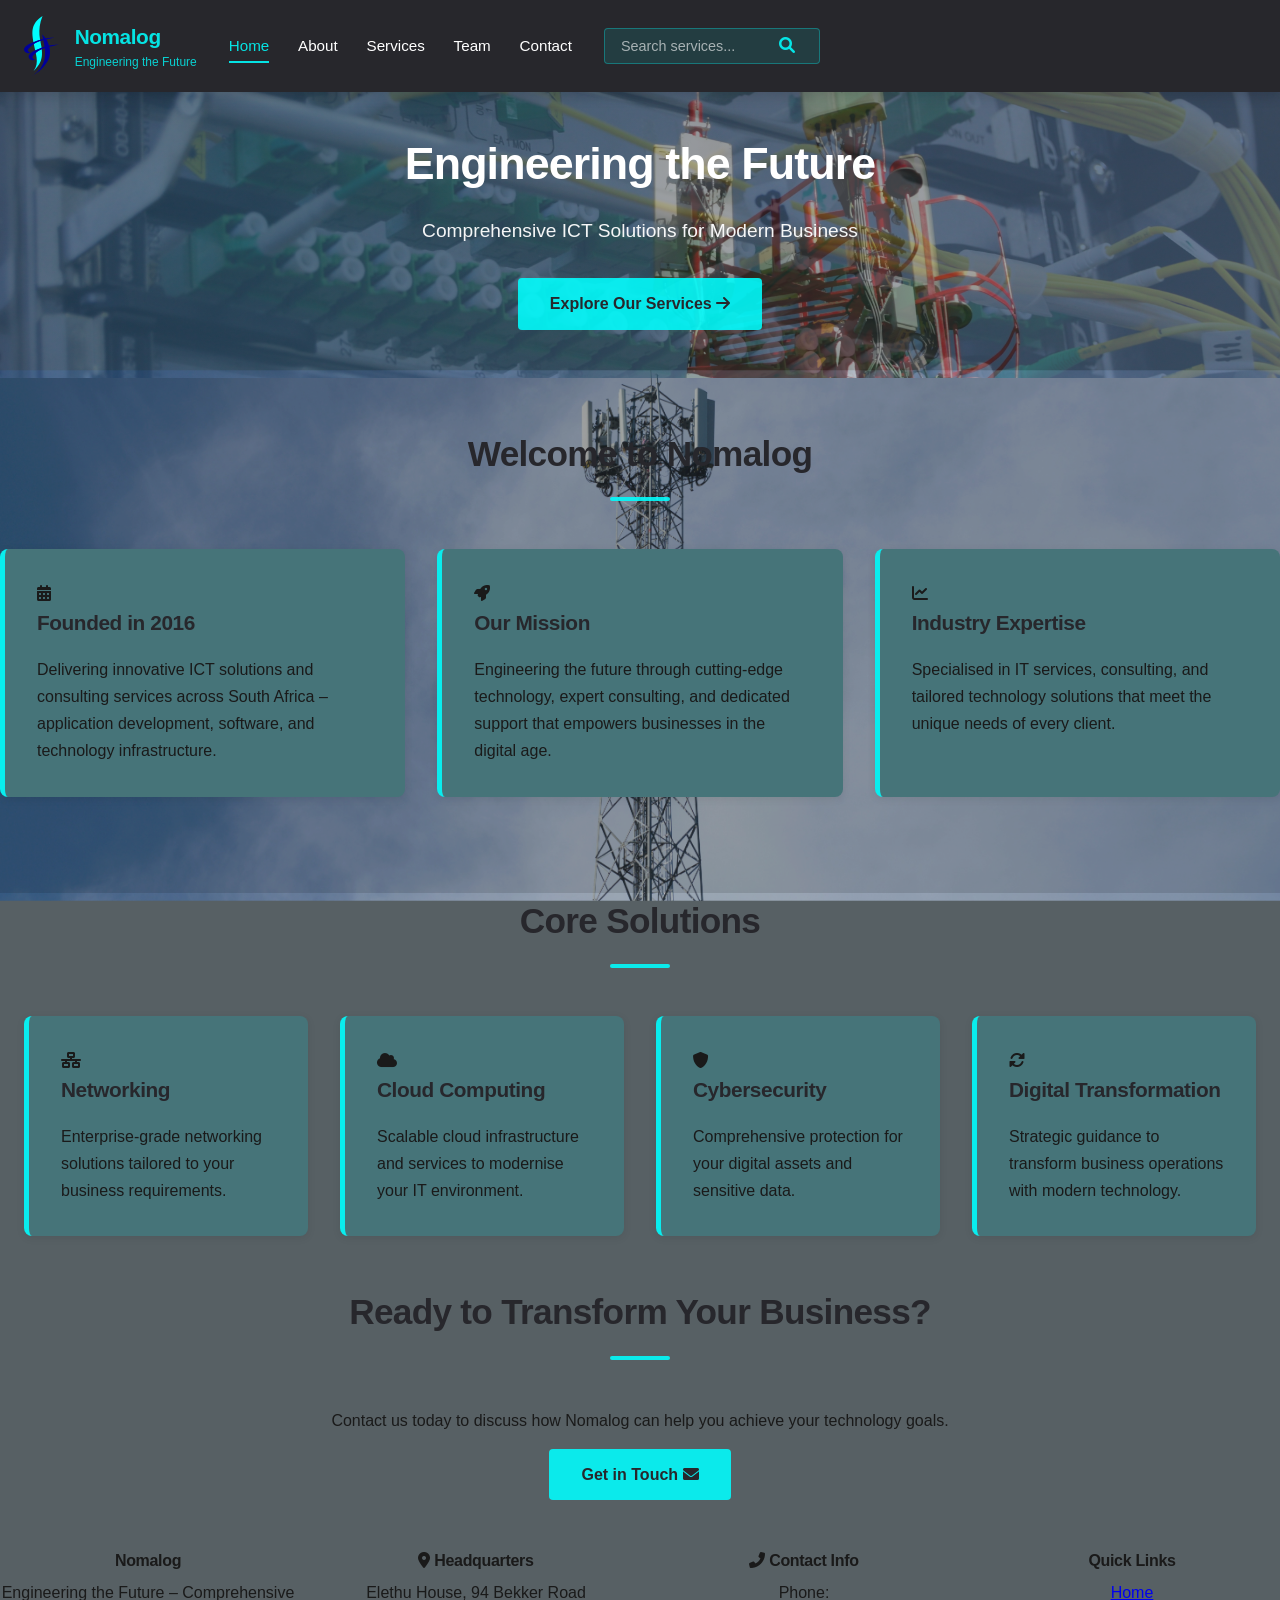
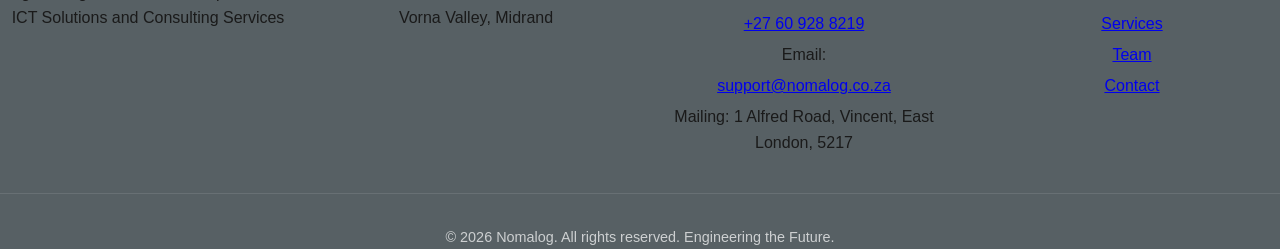
<file: index.html>
<!DOCTYPE html>
<html lang="en">
<head>
    <meta charset="UTF-8">
    <meta name="viewport" content="width=device-width, initial-scale=1.0">
    <title>Nomalog | Engineering the Future</title>
    <link rel="stylesheet" href="style.css">
    <link rel="stylesheet" href="https://cdnjs.cloudflare.com/ajax/libs/font-awesome/6.0.0-beta3/css/all.min.css">
</head>
<body>
    <div id="loader"><div class="spinner"></div></div>

    <header class="site-header">
        <div class="header-inner">
            <a href="index.html" class="logo">
                <img src="assets/images/logo.svg" alt="Nomalog Logo">
                <div class="logo-text">
                    <h1>Nomalog</h1>
                    <p>Engineering the Future</p>
                </div>
            </a>
            
            <div class="nav-wrapper">
                <ul class="nav-links">
                    <li><a href="index.html" class="active">Home</a></li>
                    <li><a href="about.html">About</a></li>
                    <li><a href="services.html">Services</a></li>
                    <li><a href="team.html">Team</a></li>
                    <li><a href="contact.html">Contact</a></li>
                </ul>
                
                <div class="search-bar">
                    <input type="text" placeholder="Search services...">
                    <button type="button"><i class="fas fa-search"></i></button>
                </div>
            </div>
            
            <button class="menu-toggle" aria-label="Menu">
                <span></span>
                <span></span>
                <span></span>
            </button>
        </div>
    </header>

    <main>
        <section class="hero">
            <div class="hero-media" aria-hidden="true">
                <figure class="image-figure left">
                    <img src="assets/images/networkEngineering.jpg" alt="Network Engineering">
                    <figcaption class="sr-only">Network infrastructure</figcaption>
                </figure>
                <figure class="image-figure right">
                    <img src="assets/images/networkTower.jpg" alt="Communication Tower">
                    <figcaption class="sr-only">Telecom tower</figcaption>
                </figure>
            </div>
            <div class="container">
                <h2>Engineering the Future</h2>
                <p>Comprehensive ICT Solutions for Modern Business</p>
                <a href="services.html" class="cta-button">Explore Our Services <i class="fas fa-arrow-right"></i></a>
            </div>
        </section>

        <section class="container featured-section">
            <h2 class="section-title">Welcome to Nomalog</h2>
            <div class="grid">
                <div class="card">
                    <i class="fas fa-calendar-alt card-icon"></i>
                    <h3>Founded in 2016</h3>
                    <p>Delivering innovative ICT solutions and consulting services across South Africa – application development, software, and technology infrastructure.</p>
                </div>
                <div class="card">
                    <i class="fas fa-rocket card-icon"></i>
                    <h3>Our Mission</h3>
                    <p>Engineering the future through cutting-edge technology, expert consulting, and dedicated support that empowers businesses in the digital age.</p>
                </div>
                <div class="card">
                    <i class="fas fa-chart-line card-icon"></i>
                    <h3>Industry Expertise</h3>
                    <p>Specialised in IT services, consulting, and tailored technology solutions that meet the unique needs of every client.</p>
                </div>
            </div>
        </section>

        <section class="container">
            <h2 class="section-title">Core Solutions</h2>
            <div class="grid">
                <div class="card">
                    <i class="fas fa-network-wired"></i>
                    <h3>Networking</h3>
                    <p>Enterprise-grade networking solutions tailored to your business requirements.</p>
                </div>
                <div class="card">
                    <i class="fas fa-cloud"></i>
                    <h3>Cloud Computing</h3>
                    <p>Scalable cloud infrastructure and services to modernise your IT environment.</p>
                </div>
                <div class="card">
                    <i class="fas fa-shield-alt"></i>
                    <h3>Cybersecurity</h3>
                    <p>Comprehensive protection for your digital assets and sensitive data.</p>
                </div>
                <div class="card">
                    <i class="fas fa-sync-alt"></i>
                    <h3>Digital Transformation</h3>
                    <p>Strategic guidance to transform business operations with modern technology.</p>
                </div>
            </div>
        </section>

        <section class="container cta-section">
            <h2 class="section-title">Ready to Transform Your Business?</h2>
            <p align="center">Contact us today to discuss how Nomalog can help you achieve your technology goals.</p>
            <a href="contact.html" class="cta-button" align="center">Get in Touch <i class="fas fa-envelope" align="center"></i></a>
        </section>
    </main>

    <footer>
        <div class="footer-content">
            <div class="footer-grid">
                <div class="footer-section">
                    <h4>Nomalog</h4>
                    <p>Engineering the Future – Comprehensive ICT Solutions and Consulting Services</p>
                </div>
                <div class="footer-section">
                    <h4><i class="fas fa-map-marker-alt"></i> Headquarters</h4>
                    <p>Elethu House, 94 Bekker Road<br>Vorna Valley, Midrand</p>
                </div>
                <div class="footer-section">
                    <h4><i class="fas fa-phone-alt"></i> Contact Info</h4>
                    <p>Phone: <a href="tel:+27609288219">+27 60 928 8219</a></p>
                    <p>Email: <a href="mailto:support@nomalog.co.za">support@nomalog.co.za</a></p>
                    <p>Mailing: 1 Alfred Road, Vincent, East London, 5217</p>
                </div>
                <div class="footer-section">
                    <h4>Quick Links</h4>
                    <p><a href="index.html">Home</a></p>
                    <p><a href="services.html">Services</a></p>
                    <p><a href="team.html">Team</a></p>
                    <p><a href="contact.html">Contact</a></p>
                </div>
            </div>
            <div class="footer-bottom">
                <p>&copy; 2026 Nomalog. All rights reserved. Engineering the Future.</p>
            </div>
        </div>
    </footer>

    <script src="script.js"></script>
</body>
</html>
</file>
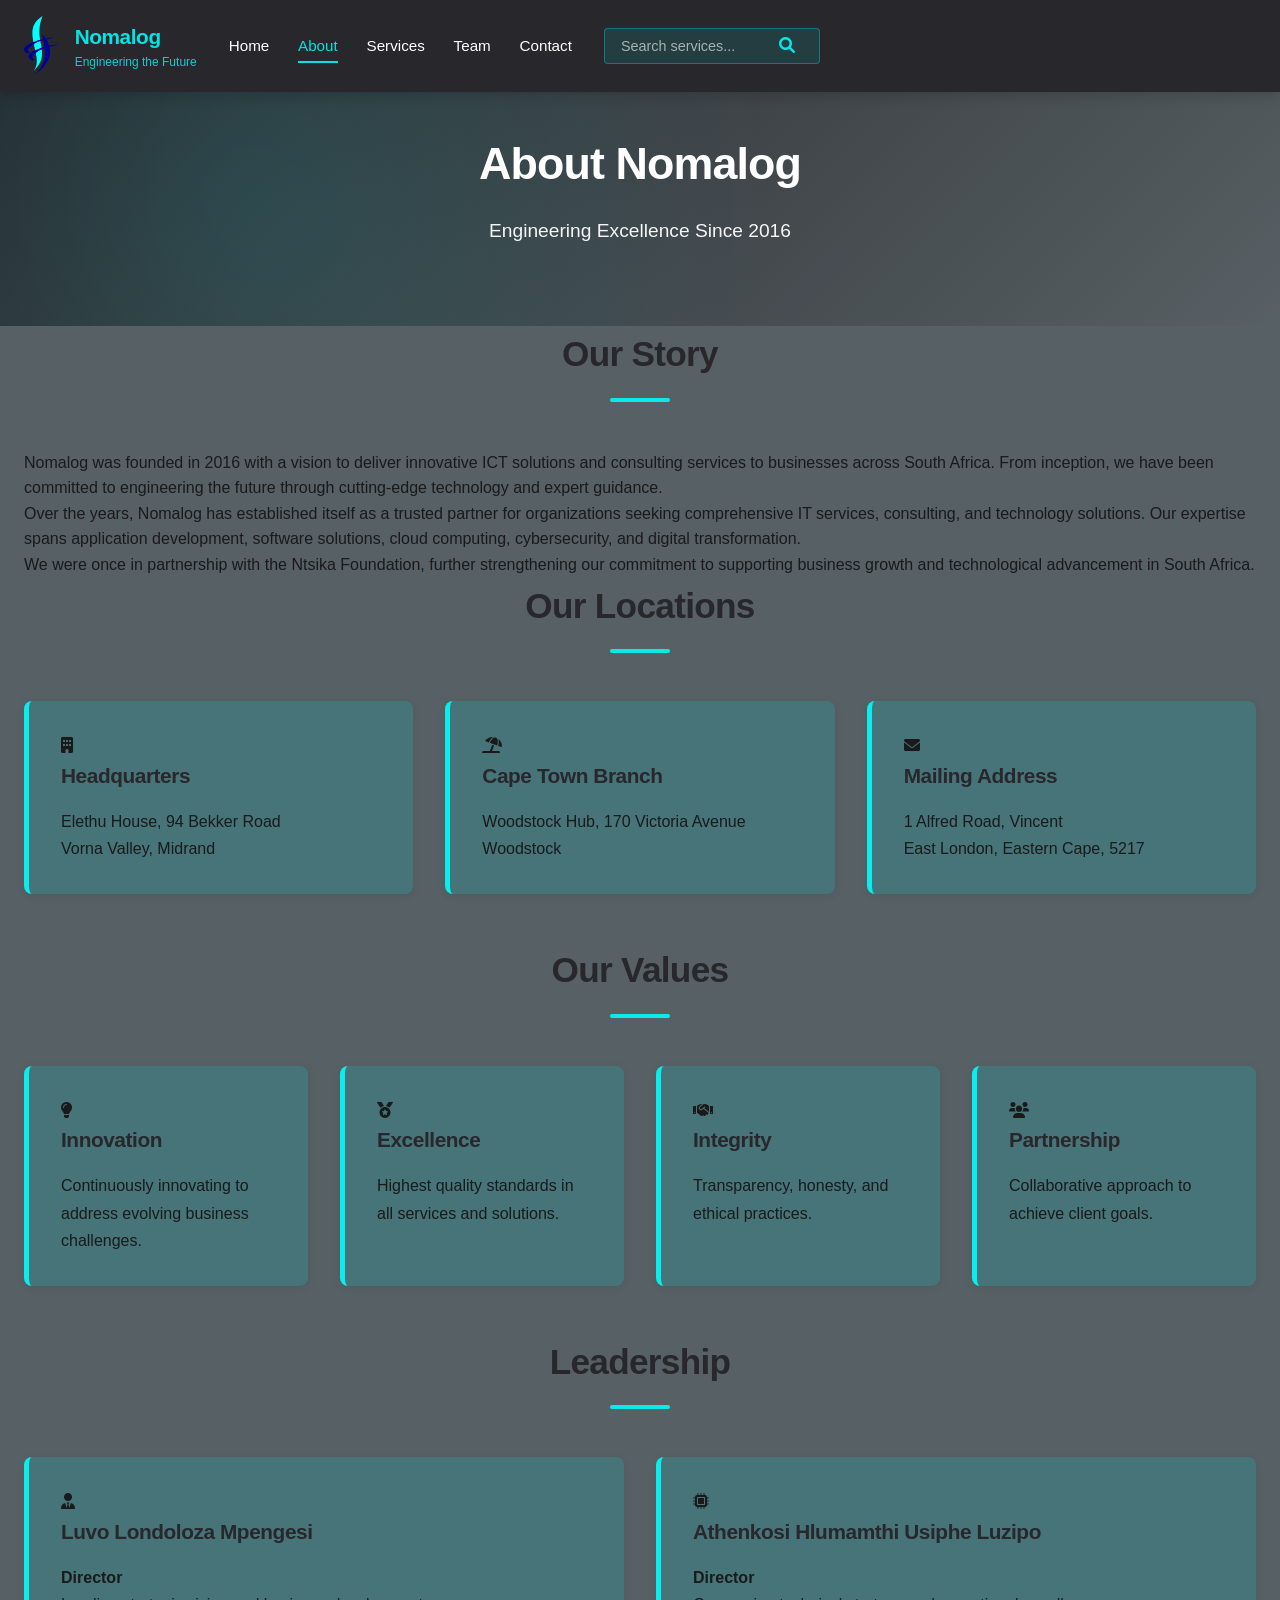
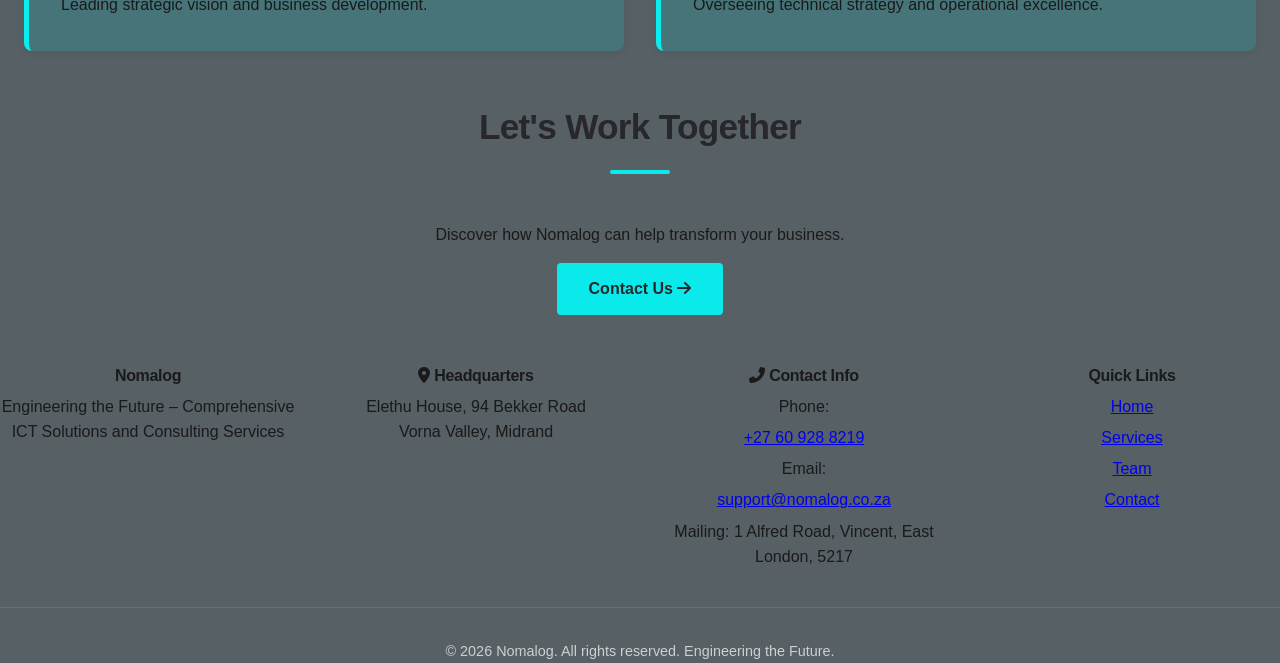
<file: about.html>
<!DOCTYPE html>
<html lang="en">
<head>
    <meta charset="UTF-8">
    <meta name="viewport" content="width=device-width, initial-scale=1.0">
    <title>About Us | Nomalog</title>
    <link rel="stylesheet" href="style.css">
    <link rel="stylesheet" href="https://cdnjs.cloudflare.com/ajax/libs/font-awesome/6.0.0-beta3/css/all.min.css">
</head>
<body>
    <div id="loader"><div class="spinner"></div></div>

    <header class="site-header">
        <div class="header-inner">
            <a href="index.html" class="logo">
                <img src="assets/images/logo.svg" alt="Nomalog Logo">
                <div class="logo-text">
                    <h1>Nomalog</h1>
                    <p>Engineering the Future</p>
                </div>
            </a>
            
            <div class="nav-wrapper">
                <ul class="nav-links">
                    <li><a href="index.html">Home</a></li>
                    <li><a href="about.html" class="active">About</a></li>
                    <li><a href="services.html">Services</a></li>
                    <li><a href="team.html">Team</a></li>
                    <li><a href="contact.html">Contact</a></li>
                </ul>
                
                <div class="search-bar">
                    <input type="text" placeholder="Search services...">
                    <button type="button"><i class="fas fa-search"></i></button>
                </div>
            </div>
            
            <button class="menu-toggle" aria-label="Menu">
                <span></span>
                <span></span>
                <span></span>
            </button>
        </div>
    </header>

    <main>
        <section class="hero">
            <div class="container">
                <h2>About Nomalog</h2>
                <p>Engineering Excellence Since 2016</p>
            </div>
        </section>

        <section class="container">
            <h2 class="section-title">Our Story</h2>
            <div class="story-content">
                <p>Nomalog was founded in 2016 with a vision to deliver innovative ICT solutions and consulting services to businesses across South Africa. From inception, we have been committed to engineering the future through cutting-edge technology and expert guidance.</p>
                <p>Over the years, Nomalog has established itself as a trusted partner for organizations seeking comprehensive IT services, consulting, and technology solutions. Our expertise spans application development, software solutions, cloud computing, cybersecurity, and digital transformation.</p>
                <p>We were once in partnership with the Ntsika Foundation, further strengthening our commitment to supporting business growth and technological advancement in South Africa.</p>
            </div>
        </section>

        <section class="container">
            <h2 class="section-title">Our Locations</h2>
            <div class="grid">
                <div class="card">
                    <i class="fas fa-building"></i>
                    <h3>Headquarters</h3>
                    <p>Elethu House, 94 Bekker Road<br>Vorna Valley, Midrand</p>
                </div>
                <div class="card">
                    <i class="fas fa-umbrella-beach"></i>
                    <h3>Cape Town Branch</h3>
                    <p>Woodstock Hub, 170 Victoria Avenue<br>Woodstock</p>
                </div>
                <div class="card">
                    <i class="fas fa-envelope"></i>
                    <h3>Mailing Address</h3>
                    <p>1 Alfred Road, Vincent<br>East London, Eastern Cape, 5217</p>
                </div>
            </div>
        </section>

        <section class="container">
            <h2 class="section-title">Our Values</h2>
            <div class="grid">
                <div class="card"><i class="fas fa-lightbulb"></i><h3>Innovation</h3><p>Continuously innovating to address evolving business challenges.</p></div>
                <div class="card"><i class="fas fa-medal"></i><h3>Excellence</h3><p>Highest quality standards in all services and solutions.</p></div>
                <div class="card"><i class="fas fa-handshake"></i><h3>Integrity</h3><p>Transparency, honesty, and ethical practices.</p></div>
                <div class="card"><i class="fas fa-users"></i><h3>Partnership</h3><p>Collaborative approach to achieve client goals.</p></div>
            </div>
        </section>

        <section class="container">
            <h2 class="section-title">Leadership</h2>
            <div class="grid">
                <div class="card">
                    <i class="fas fa-user-tie"></i>
                    <h3>Luvo Londoloza Mpengesi</h3>
                    <p><strong>Director</strong><br>Leading strategic vision and business development.</p>
                </div>
                <div class="card">
                    <i class="fas fa-microchip"></i>
                    <h3>Athenkosi Hlumamthi Usiphe Luzipo</h3>
                    <p><strong>Director</strong><br>Overseeing technical strategy and operational excellence.</p>
                </div>
            </div>
        </section>

        <section class="container cta-section">
            <h2 class="section-title">Let's Work Together</h2>
            <p>Discover how Nomalog can help transform your business.</p>
            <a href="contact.html" class="cta-button">Contact Us <i class="fas fa-arrow-right"></i></a>
        </section>
    </main>

    <footer>
        <div class="footer-content">
            <div class="footer-grid">
                <div class="footer-section">
                    <h4>Nomalog</h4>
                    <p>Engineering the Future – Comprehensive ICT Solutions and Consulting Services</p>
                </div>
                <div class="footer-section">
                    <h4><i class="fas fa-map-marker-alt"></i> Headquarters</h4>
                    <p>Elethu House, 94 Bekker Road<br>Vorna Valley, Midrand</p>
                </div>
                <div class="footer-section">
                    <h4><i class="fas fa-phone-alt"></i> Contact Info</h4>
                    <p>Phone: <a href="tel:+27609288219">+27 60 928 8219</a></p>
                    <p>Email: <a href="mailto:support@nomalog.co.za">support@nomalog.co.za</a></p>
                    <p>Mailing: 1 Alfred Road, Vincent, East London, 5217</p>
                </div>
                <div class="footer-section">
                    <h4>Quick Links</h4>
                    <p><a href="index.html">Home</a></p>
                    <p><a href="services.html">Services</a></p>
                    <p><a href="team.html">Team</a></p>
                    <p><a href="contact.html">Contact</a></p>
                </div>
            </div>
            <div class="footer-bottom">
                <p>&copy; 2026 Nomalog. All rights reserved. Engineering the Future.</p>
            </div>
        </div>
    </footer>
    <script src="script.js"></script>
</body>
</html>
</file>
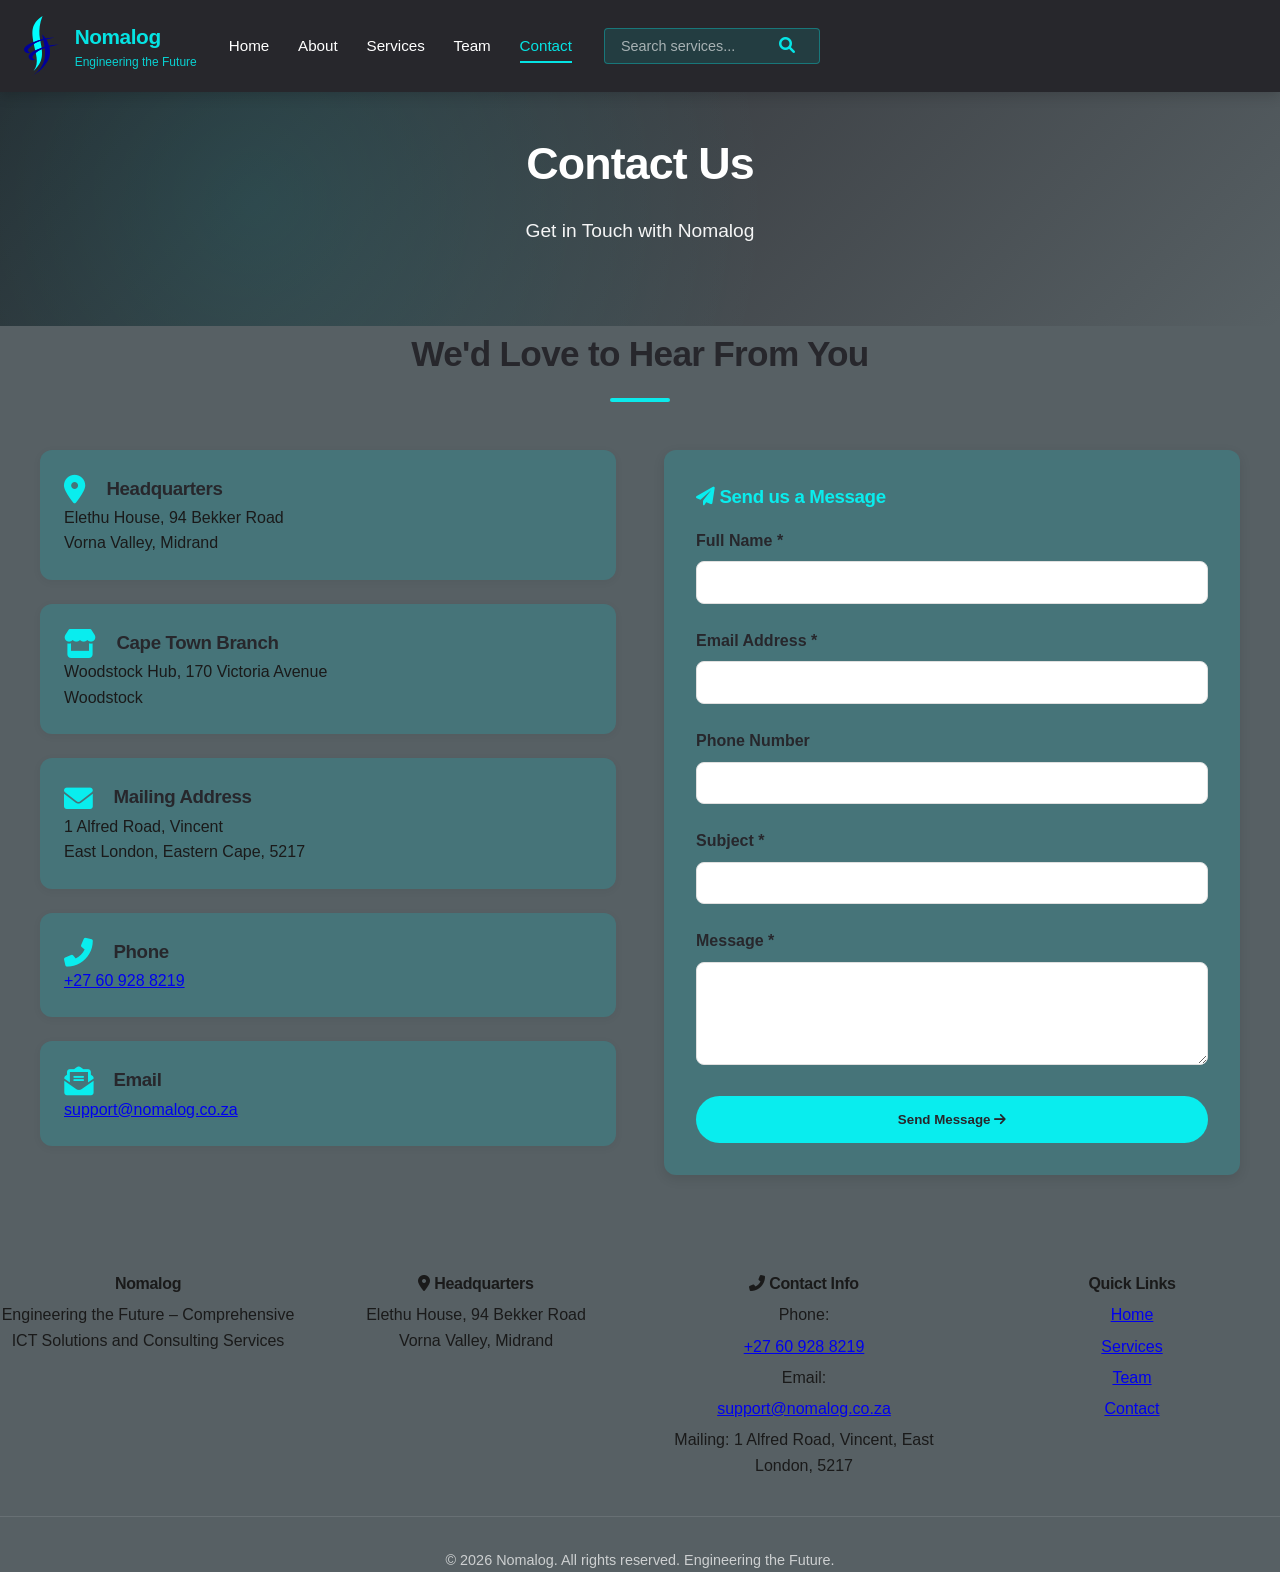
<file: contact.html>
<!DOCTYPE html>
<html lang="en">
<head>
    <meta charset="UTF-8">
    <meta name="viewport" content="width=device-width, initial-scale=1.0">
    <title>Contact Us | Nomalog</title>
    <link rel="stylesheet" href="style.css">
    <link rel="stylesheet" href="https://cdnjs.cloudflare.com/ajax/libs/font-awesome/6.0.0-beta3/css/all.min.css">
    <style>
        .contact-container {
            max-width: 1200px;
            margin: 0 auto;
        }
        .contact-grid {
            display: grid;
            grid-template-columns: 1fr 1fr;
            gap: 3rem;
            margin-bottom: 3rem;
        }
        .contact-card {
            background: var(--bg-white);
            padding: 1.5rem;
            border-radius: 12px;
            margin-bottom: 1.5rem;
            box-shadow: 0 2px 8px rgba(0,0,0,0.05);
        }
        .contact-card i {
            font-size: 1.8rem;
            color: var(--primary-cyan);
            margin-right: 1rem;
            vertical-align: middle;
        }
        .contact-card h3 {
            display: inline-block;
            color: var(--primary-navy);
        }
        .contact-form {
            background: var(--bg-white);
            padding: 2rem;
            border-radius: 12px;
            box-shadow: 0 4px 12px rgba(0,0,0,0.1);
        }
        .form-group {
            margin-bottom: 1.5rem;
        }
        .form-group label {
            display: block;
            margin-bottom: 0.5rem;
            font-weight: 600;
            color: var(--primary-navy);
        }
        .form-group input, .form-group textarea {
            width: 100%;
            padding: 0.8rem;
            border: 1px solid var(--border-color);
            border-radius: 8px;
            font-family: inherit;
            transition: 0.3s;
        }
        .form-group input:focus, .form-group textarea:focus {
            outline: none;
            border-color: var(--primary-cyan);
            box-shadow: 0 0 0 2px rgba(0,255,255,0.2);
        }
        .form-submit {
            background: var(--primary-cyan);
            color: var(--primary-navy);
            border: none;
            padding: 1rem 2rem;
            border-radius: 40px;
            font-weight: bold;
            cursor: pointer;
            transition: 0.3s;
            width: 100%;
        }
        .form-submit:hover {
            background: #00d4d4;
            transform: translateY(-2px);
        }
        @media (max-width: 768px) {
            .contact-grid { grid-template-columns: 1fr; }
        }
    </style>
</head>
<body>
    <div id="loader"><div class="spinner"></div></div>

    <header class="site-header">
        <div class="header-inner">
            <a href="index.html" class="logo">
                <img src="assets/images/logo.svg" alt="Nomalog Logo">
                <div class="logo-text">
                    <h1>Nomalog</h1>
                    <p>Engineering the Future</p>
                </div>
            </a>
            
            <div class="nav-wrapper">
                <ul class="nav-links">
                    <li><a href="index.html">Home</a></li>
                    <li><a href="about.html">About</a></li>
                    <li><a href="services.html">Services</a></li>
                    <li><a href="team.html">Team</a></li>
                    <li><a href="contact.html" class="active">Contact</a></li>
                </ul>
                
                <div class="search-bar">
                    <input type="text" placeholder="Search services...">
                    <button type="button"><i class="fas fa-search"></i></button>
                </div>
            </div>
            
            <button class="menu-toggle" aria-label="Menu">
                <span></span>
                <span></span>
                <span></span>
            </button>
        </div>
    </header>

    <main>
        <section class="hero">
            <div class="container">
                <h2>Contact Us</h2>
                <p>Get in Touch with Nomalog</p>
            </div>
        </section>

        <section class="container">
            <h2 class="section-title">We'd Love to Hear From You</h2>
            <div class="contact-container">
                <div class="contact-grid">
                    <div>
                        <div class="contact-card">
                            <i class="fas fa-map-marker-alt"></i> <h3>Headquarters</h3>
                            <p>Elethu House, 94 Bekker Road<br>Vorna Valley, Midrand</p>
                        </div>
                        <div class="contact-card">
                            <i class="fas fa-store"></i> <h3>Cape Town Branch</h3>
                            <p>Woodstock Hub, 170 Victoria Avenue<br>Woodstock</p>
                        </div>
                        <div class="contact-card">
                            <i class="fas fa-envelope"></i> <h3>Mailing Address</h3>
                            <p>1 Alfred Road, Vincent<br>East London, Eastern Cape, 5217</p>
                        </div>
                        <div class="contact-card">
                            <i class="fas fa-phone-alt"></i> <h3>Phone</h3>
                            <p><a href="tel:+27609288219">+27 60 928 8219</a></p>
                        </div>
                        <div class="contact-card">
                            <i class="fas fa-envelope-open-text"></i> <h3>Email</h3>
                            <p><a href="mailto:support@nomalog.co.za">support@nomalog.co.za</a></p>
                        </div>
                    </div>

                    <div>
                        <div class="contact-form">
                            <h3 style="margin-bottom: 1rem; color: var(--primary-cyan);"><i class="fas fa-paper-plane"></i> Send us a Message</h3>
                            <form onsubmit="handleSubmit(event)">
                                <div class="form-group">
                                    <label>Full Name *</label>
                                    <input type="text" id="name" required>
                                </div>
                                <div class="form-group">
                                    <label>Email Address *</label>
                                    <input type="email" id="email" required>
                                </div>
                                <div class="form-group">
                                    <label>Phone Number</label>
                                    <input type="tel" id="phone">
                                </div>
                                <div class="form-group">
                                    <label>Subject *</label>
                                    <input type="text" id="subject" required>
                                </div>
                                <div class="form-group">
                                    <label>Message *</label>
                                    <textarea id="message" rows="5" required></textarea>
                                </div>
                                <button type="submit" class="form-submit">Send Message <i class="fas fa-arrow-right"></i></button>
                            </form>
                        </div>
                    </div>
                </div>
            </div>
        </section>
    </main>

    <footer>
        <div class="footer-content">
            <div class="footer-grid">
                <div class="footer-section">
                    <h4>Nomalog</h4>
                    <p>Engineering the Future – Comprehensive ICT Solutions and Consulting Services</p>
                </div>
                <div class="footer-section">
                    <h4><i class="fas fa-map-marker-alt"></i> Headquarters</h4>
                    <p>Elethu House, 94 Bekker Road<br>Vorna Valley, Midrand</p>
                </div>
                <div class="footer-section">
                    <h4><i class="fas fa-phone-alt"></i> Contact Info</h4>
                    <p>Phone: <a class="contact-link" href="tel:+27609288219">+27 60 928 8219</a></p>
                    <p>Email: <a class="contact-link" href="mailto:support@nomalog.co.za">support@nomalog.co.za</a></p>
                    <p>Mailing: 1 Alfred Road, Vincent, East London, 5217</p>
                </div>
                <div class="footer-section">
                    <h4>Quick Links</h4>
                    <p><a href="index.html">Home</a></p>
                    <p><a href="services.html">Services</a></p>
                    <p><a href="team.html">Team</a></p>
                    <p><a href="contact.html">Contact</a></p>
                </div>
            </div>
            <div class="footer-bottom">
                <p>&copy; 2026 Nomalog. All rights reserved. Engineering the Future.</p>
            </div>
        </div>
    </footer>
    <script src="script.js"></script>
    <script>
        function handleSubmit(e) {
            e.preventDefault();
            const name = document.getElementById('name').value;
            const email = document.getElementById('email').value;
            const phone = document.getElementById('phone').value;
            const subject = document.getElementById('subject').value;
            const message = document.getElementById('message').value;
            const mailtoLink = `mailto:support@nomalog.co.za?subject=${encodeURIComponent(subject)}&body=${encodeURIComponent(`Name: ${name}\nEmail: ${email}\nPhone: ${phone}\n\nMessage:\n${message}`)}`;
            window.location.href = mailtoLink;
            e.target.reset();
        }
    </script>
</body>
</html>
</file>
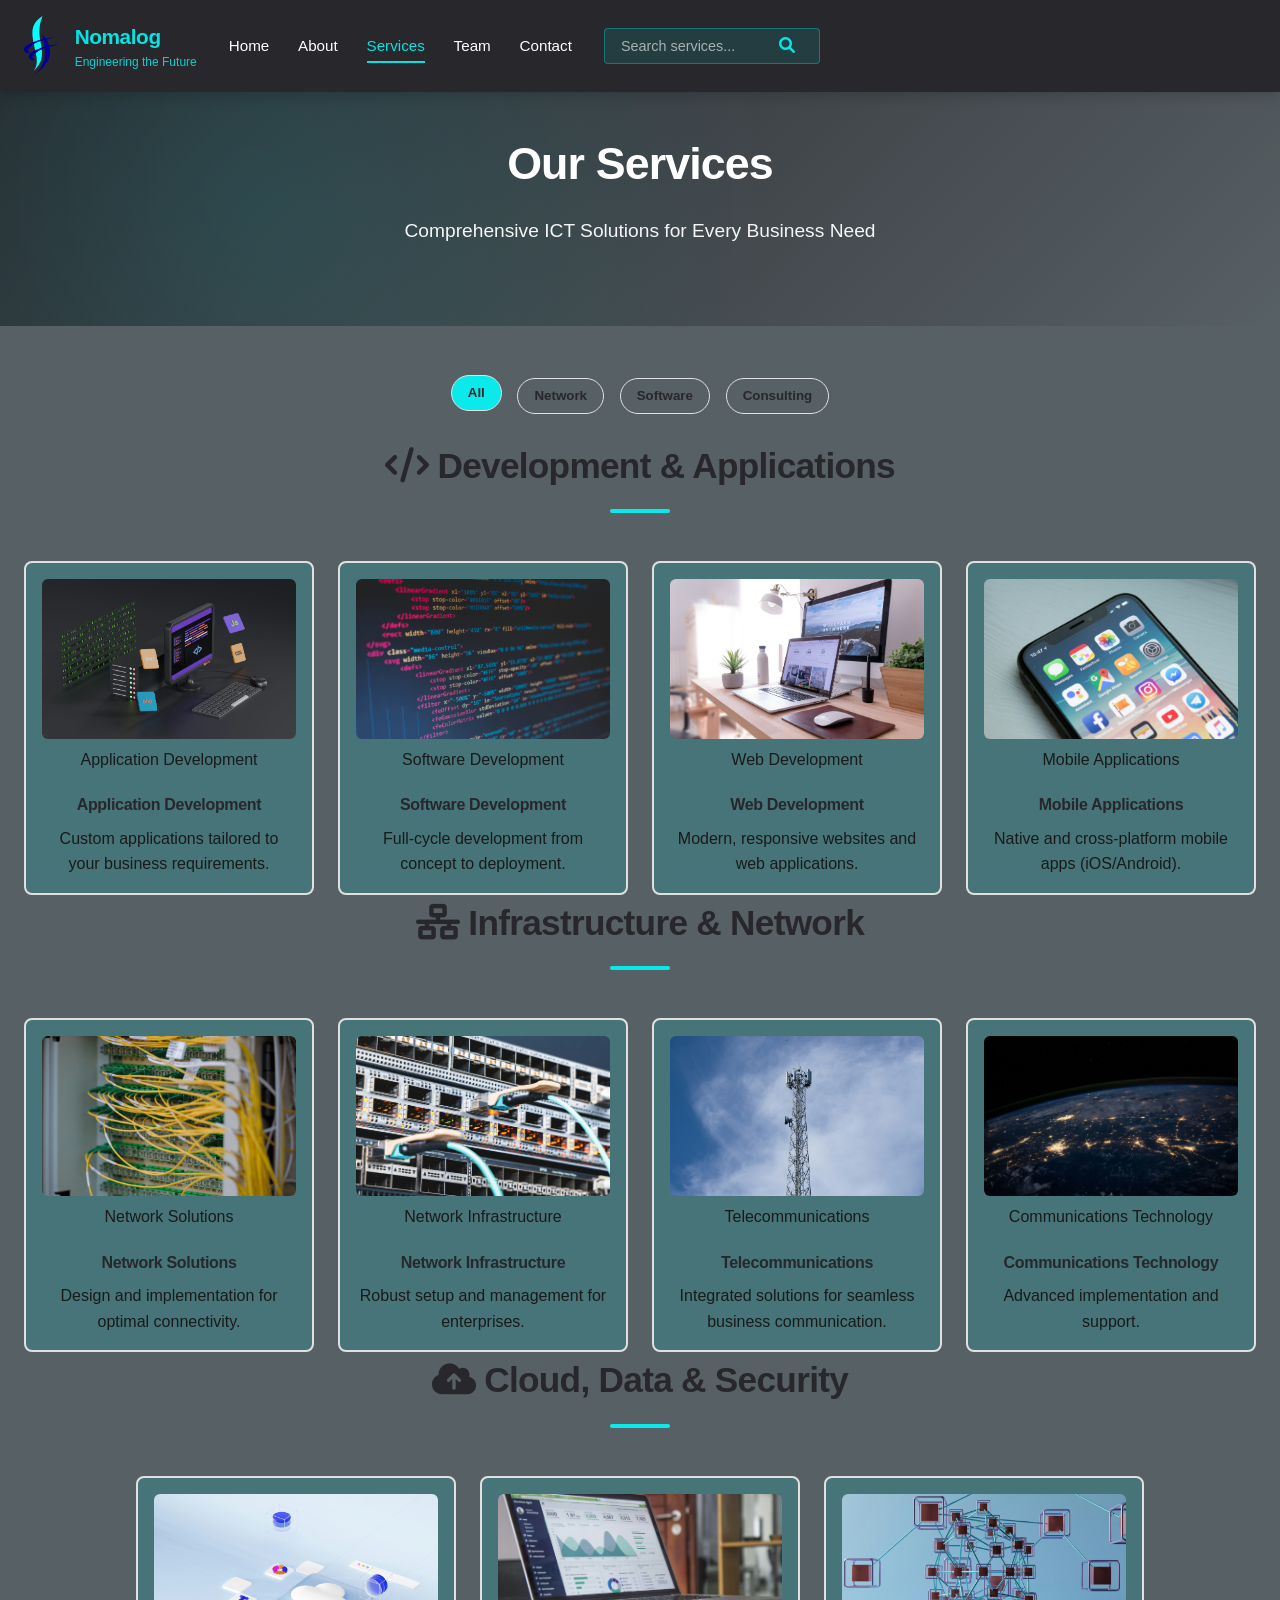
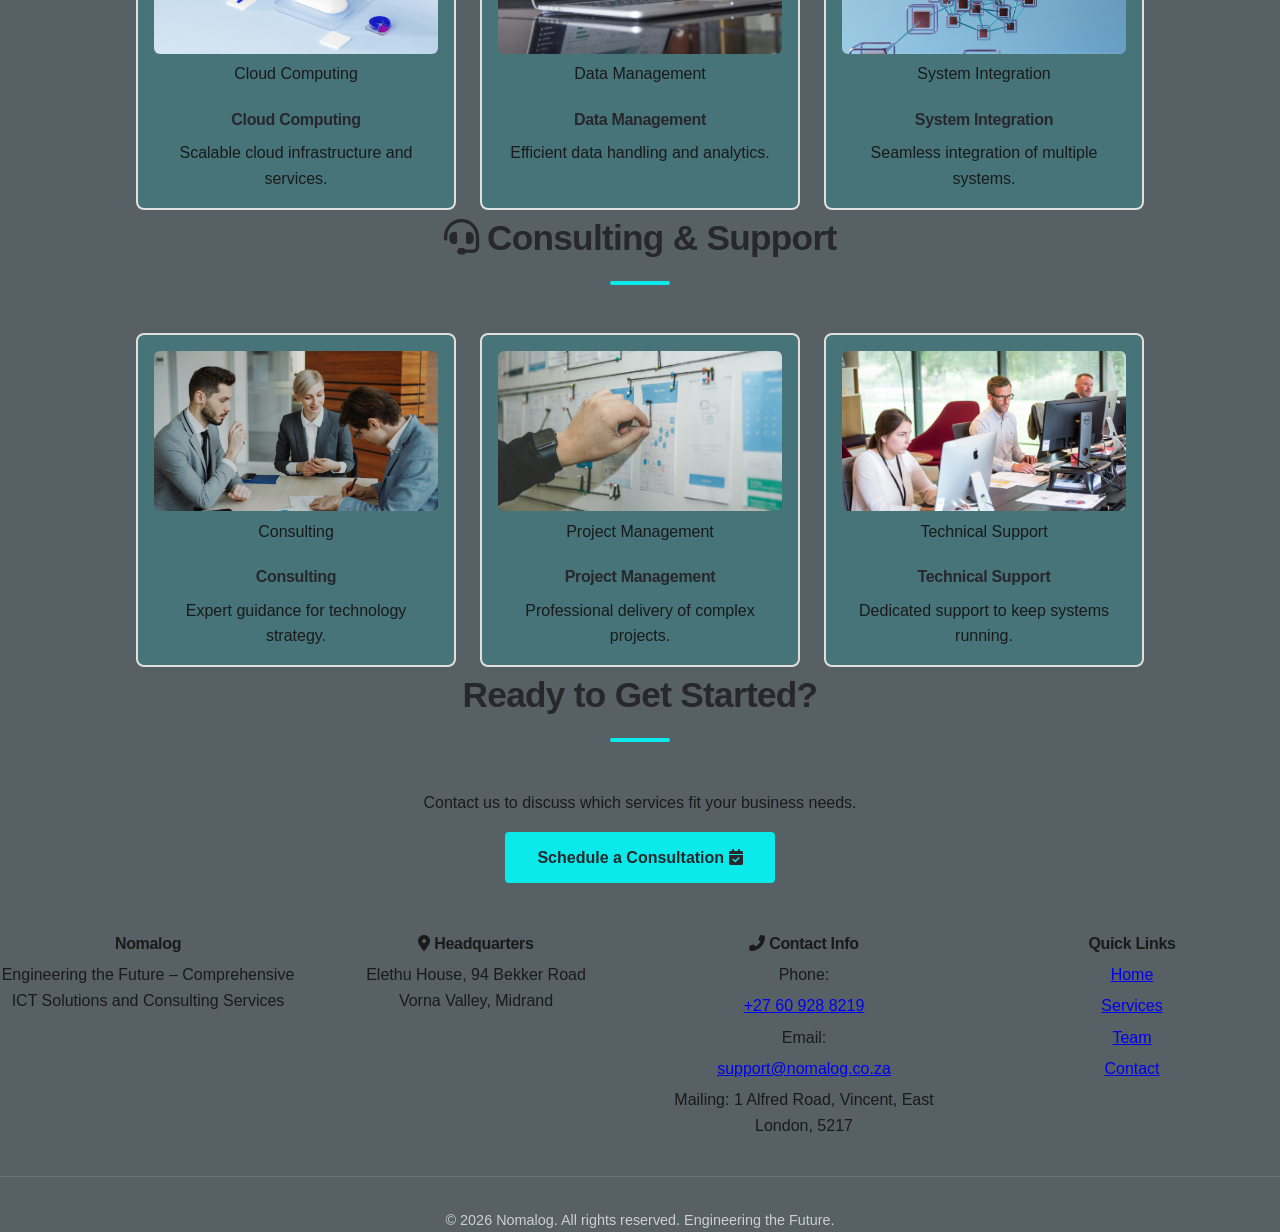
<file: services.html>
<!DOCTYPE html>
<html lang="en">
<head>
    <meta charset="UTF-8">
    <meta name="viewport" content="width=device-width, initial-scale=1.0">
    <title>Services | Nomalog</title>
    <link rel="stylesheet" href="style.css">
    <link rel="stylesheet" href="https://cdnjs.cloudflare.com/ajax/libs/font-awesome/6.0.0-beta3/css/all.min.css">
</head>
<body>
    <div id="loader"><div class="spinner"></div></div>

    <header class="site-header">
        <div class="header-inner">
            <a href="index.html" class="logo">
                <img src="assets/images/logo.svg" alt="Nomalog Logo">
                <div class="logo-text">
                    <h1>Nomalog</h1>
                    <p>Engineering the Future</p>
                </div>
            </a>
            
            <div class="nav-wrapper">
                <ul class="nav-links">
                    <li><a href="index.html">Home</a></li>
                    <li><a href="about.html">About</a></li>
                    <li><a href="services.html" class="active">Services</a></li>
                    <li><a href="team.html">Team</a></li>
                    <li><a href="contact.html">Contact</a></li>
                </ul>
                
                <div class="search-bar">
                    <input type="text" placeholder="Search services...">
                    <button type="button"><i class="fas fa-search"></i></button>
                </div>
            </div>
            
            <button class="menu-toggle" aria-label="Menu">
                <span></span>
                <span></span>
                <span></span>
            </button>
        </div>
    </header>

    <main>
        <section class="hero">
            <div class="container">
                <h2>Our Services</h2>
                <p>Comprehensive ICT Solutions for Every Business Need</p>
            </div>
        </section>

        <!-- Category Filters -->
        <section class="container">
            <br>
            <div class="filters" style="text-align:center; margin-bottom:1.5rem;">
                <br>
                <button class="filter-btn active" data-filter="all">All</button>
                <button class="filter-btn" data-filter="network">Network</button>
                <button class="filter-btn" data-filter="software">Software</button>
                <button class="filter-btn" data-filter="consulting">Consulting</button>
            </div>
        </section>

        <!-- Development & Applications -->
        <section class="container" aria-label="Software services">
            <h2 class="section-title"><i class="fas fa-code"></i> Development & Applications</h2>
            <div class="service-grid" id="services-grid">
                <div class="service-item" data-category="software">
                    <figure class="image-figure">
                        <img src="assets/images/applicationDevelopment.jpg" alt="Application development team at work">
                        <figcaption class="image-caption">Application Development</figcaption>
                    </figure>
                    <h4>Application Development</h4>
                    <p>Custom applications tailored to your business requirements.</p>
                </div>
                <div class="service-item" data-category="software">
                    <figure class="image-figure">
                        <img src="assets/images/softwareDevelopment.jpg" alt="Software development process">
                        <figcaption class="image-caption">Software Development</figcaption>
                    </figure>
                    <h4>Software Development</h4>
                    <p>Full-cycle development from concept to deployment.</p>
                </div>
                <div class="service-item" data-category="software">
                    <figure class="image-figure">
                        <img src="assets/images/webDevelopment.jpg" alt="Web development screenshot">
                        <figcaption class="image-caption">Web Development</figcaption>
                    </figure>
                    <h4>Web Development</h4>
                    <p>Modern, responsive websites and web applications.</p>
                </div>
                <div class="service-item" data-category="software">
                    <figure class="image-figure">
                        <img src="assets/images/mobileApplications.jpg" alt="Mobile applications on devices">
                        <figcaption class="image-caption">Mobile Applications</figcaption>
                    </figure>
                    <h4>Mobile Applications</h4>
                    <p>Native and cross-platform mobile apps (iOS/Android).</p>
                </div>
            </div>
        </section>

        <!-- Infrastructure & Network -->
        <section class="container" aria-label="Network services">
            <h2 class="section-title"><i class="fas fa-network-wired"></i> Infrastructure & Network</h2>
            <div class="service-grid">
                <div class="service-item" data-category="network">
                    <figure class="image-figure">
                        <img src="assets/images/networkSolutions.jpg" alt="Network solutions architecture">
                        <figcaption class="image-caption">Network Solutions</figcaption>
                    </figure>
                    <h4>Network Solutions</h4>
                    <p>Design and implementation for optimal connectivity.</p>
                </div>
                <div class="service-item" data-category="network">
                    <figure class="image-figure">
                        <img src="assets/images/networkInfrastructure.jpg" alt="Network infrastructure setup">
                        <figcaption class="image-caption">Network Infrastructure</figcaption>
                    </figure>
                    <h4>Network Infrastructure</h4>
                    <p>Robust setup and management for enterprises.</p>
                </div>
                <div class="service-item" data-category="network">
                    <figure class="image-figure">
                        <img src="assets/images/telecommunications.jpg" alt="Telecommunications systems">
                        <figcaption class="image-caption">Telecommunications</figcaption>
                    </figure>
                    <h4>Telecommunications</h4>
                    <p>Integrated solutions for seamless business communication.</p>
                </div>
                <div class="service-item" data-category="network">
                    <figure class="image-figure">
                        <img src="assets/images/communicationsTechnology.jpg" alt="Communications technology setup">
                        <figcaption class="image-caption">Communications Technology</figcaption>
                    </figure>
                    <h4>Communications Technology</h4>
                    <p>Advanced implementation and support.</p>
                </div>
            </div>
        </section>

        <!-- Cloud & Data & Security (mixed category network/software) -->
        <section class="container" aria-label="Cloud and security">
            <h2 class="section-title"><i class="fas fa-cloud-upload-alt"></i> Cloud, Data & Security</h2>
            <div class="service-grid">
                <div class="service-item" data-category="network">
                    <figure class="image-figure">
                        <img src="assets/images/cloudComputing.jpg" alt="Cloud computing platform">
                        <figcaption class="image-caption">Cloud Computing</figcaption>
                    </figure>
                    <h4>Cloud Computing</h4>
                    <p>Scalable cloud infrastructure and services.</p>
                </div>
                <div class="service-item" data-category="software">
                    <figure class="image-figure">
                        <img src="assets/images/dataManagement.jpg" alt="Data management and analytics">
                        <figcaption class="image-caption">Data Management</figcaption>
                    </figure>
                    <h4>Data Management</h4>
                    <p>Efficient data handling and analytics.</p>
                </div>
                <div class="service-item" data-category="network">
                    <figure class="image-figure">
                        <img src="assets/images/systemIntegration.jpg" alt="System integration diagram">
                        <figcaption class="image-caption">System Integration</figcaption>
                    </figure>
                    <h4>System Integration</h4>
                    <p>Seamless integration of multiple systems.</p>
                </div>
            </div>
        </section>

        <!-- Consulting & Support -->
        <section class="container" aria-label="Consulting services">
            <h2 class="section-title"><i class="fas fa-headset"></i> Consulting & Support</h2>
            <div class="service-grid">
                <div class="service-item" data-category="consulting">
                    <figure class="image-figure">
                        <img src="assets/images/consulting.jpg" alt="Business consulting meeting">
                        <figcaption class="image-caption">Consulting</figcaption>
                    </figure>
                    <h4>Consulting</h4>
                    <p>Expert guidance for technology strategy.</p>
                </div>
                <div class="service-item" data-category="consulting">
                    <figure class="image-figure">
                        <img src="assets/images/projectManagement.jpg" alt="Project management planning">
                        <figcaption class="image-caption">Project Management</figcaption>
                    </figure>
                    <h4>Project Management</h4>
                    <p>Professional delivery of complex projects.</p>
                </div>
                <div class="service-item" data-category="consulting">
                    <figure class="image-figure">
                        <img src="assets/images/technicalSupport.jpg" alt="Technical support team">
                        <figcaption class="image-caption">Technical Support</figcaption>
                    </figure>
                    <h4>Technical Support</h4>
                    <p>Dedicated support to keep systems running.</p>
                </div>
            </div>
        </section>

        <div class="container cta-section">
            <h2 class="section-title">Ready to Get Started?</h2>
            <p>Contact us to discuss which services fit your business needs.</p>
            <a href="contact.html" class="cta-button">Schedule a Consultation <i class="fas fa-calendar-check"></i></a>
        </div>

        <!-- Services JSON (reference) and simple client-side filter script -->
        <script>
            // JSON reference of services (can be used later to render dynamically)
            const servicesData = [
                { id: 1, title: 'Application Development', category: 'software', image: 'assets/images/applicationDevelopment.jpg' },
                { id: 2, title: 'Software Development', category: 'software', image: 'assets/images/softwareDevelopment.jpg' },
                { id: 3, title: 'Web Development', category: 'software', image: 'assets/images/webDevelopment.jpg' },
                { id: 4, title: 'Mobile Applications', category: 'software', image: 'assets/images/mobileApplications.jpg' },
                { id: 5, title: 'Network Solutions', category: 'network', image: 'assets/images/networkSolutions.jpg' },
                { id: 6, title: 'Network Infrastructure', category: 'network', image: 'assets/images/networkInfrastructure.jpg' },
                { id: 7, title: 'Telecommunications', category: 'network', image: 'assets/images/telecommunications.jpg' },
                { id: 8, title: 'Communications Technology', category: 'network', image: 'assets/images/communicationsTechnology.jpg' },
                { id: 9, title: 'Cloud Computing', category: 'network', image: 'assets/images/cloudComputing.jpg' },
                { id: 10, title: 'Data Management', category: 'software', image: 'assets/images/dataManagement.jpg' },
                { id: 11, title: 'System Integration', category: 'network', image: 'assets/images/systemIntegration.jpg' },
                { id: 12, title: 'Consulting', category: 'consulting', image: 'assets/images/consulting.jpg' },
                { id: 13, title: 'Project Management', category: 'consulting', image: 'assets/images/projectManagement.jpg' },
                { id: 14, title: 'Technical Support', category: 'consulting', image: 'assets/images/technicalSupport.jpg' }
            ];

            // Simple filter implementation
            document.addEventListener('DOMContentLoaded', function () {
                const buttons = document.querySelectorAll('.filter-btn');
                const items = document.querySelectorAll('.service-item');

                buttons.forEach(btn => {
                    btn.addEventListener('click', () => {
                        buttons.forEach(b => b.classList.remove('active'));
                        btn.classList.add('active');
                        const filter = btn.getAttribute('data-filter');

                        items.forEach(item => {
                            if (filter === 'all') {
                                item.style.display = '';
                            } else {
                                const cat = item.getAttribute('data-category');
                                item.style.display = (cat === filter) ? '' : 'none';
                            }
                        });
                    });
                });
            });
        </script>
    </main>

    <footer>
        <div class="footer-content">
            <div class="footer-grid">
                <div class="footer-section">
                    <h4>Nomalog</h4>
                    <p>Engineering the Future – Comprehensive ICT Solutions and Consulting Services</p>
                </div>
                <div class="footer-section">
                    <h4><i class="fas fa-map-marker-alt"></i> Headquarters</h4>
                    <p>Elethu House, 94 Bekker Road<br>Vorna Valley, Midrand</p>
                </div>
                <div class="footer-section">
                    <h4><i class="fas fa-phone-alt"></i> Contact Info</h4>
                    <p>Phone: <a href="tel:+27609288219">+27 60 928 8219</a></p>
                    <p>Email: <a href="mailto:support@nomalog.co.za">support@nomalog.co.za</a></p>
                    <p>Mailing: 1 Alfred Road, Vincent, East London, 5217</p>
                </div>
                <div class="footer-section">
                    <h4>Quick Links</h4>
                    <p><a href="index.html">Home</a></p>
                    <p><a href="services.html">Services</a></p>
                    <p><a href="team.html">Team</a></p>
                    <p><a href="contact.html">Contact</a></p>
                </div>
            </div>
            <div class="footer-bottom">
                <p>&copy; 2026 Nomalog. All rights reserved. Engineering the Future.</p>
            </div>
        </div>
    </footer>
    <script src="script.js"></script>
</body>
</html>
</file>
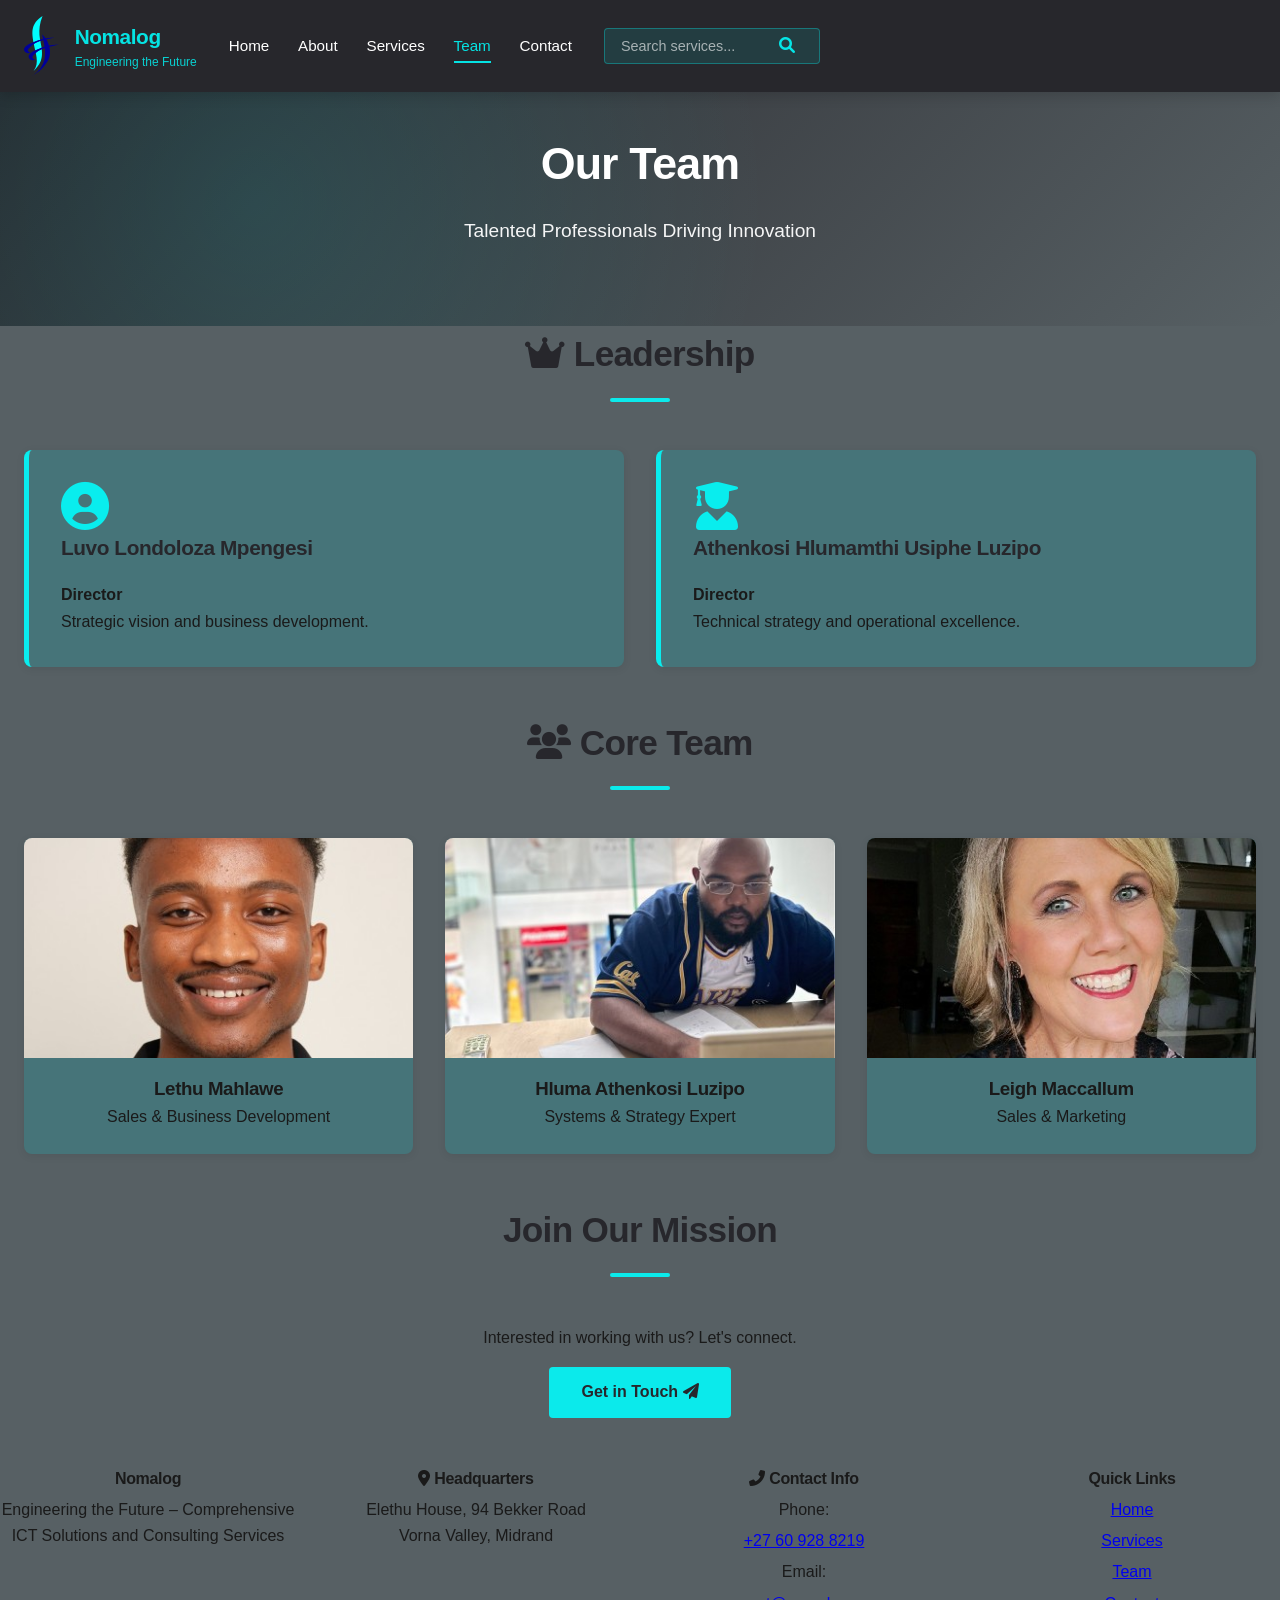
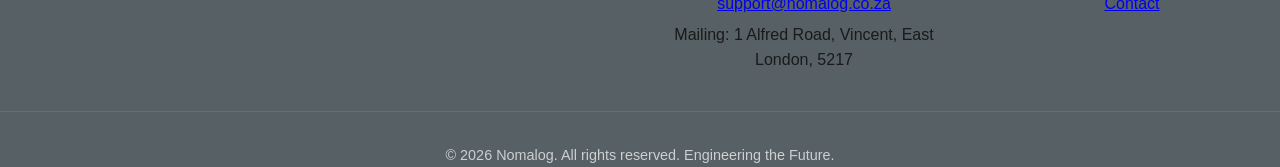
<file: team.html>
<!DOCTYPE html>
<html lang="en">
<head>
    <meta charset="UTF-8">
    <meta name="viewport" content="width=device-width, initial-scale=1.0">
    <title>Team | Nomalog</title>
    <link rel="stylesheet" href="style.css">
    <link rel="stylesheet" href="https://cdnjs.cloudflare.com/ajax/libs/font-awesome/6.0.0-beta3/css/all.min.css">
</head>
<body>
    <div id="loader"><div class="spinner"></div></div>

    <header class="site-header">
        <div class="header-inner">
            <a href="index.html" class="logo">
                <img src="assets/images/logo.svg" alt="Nomalog Logo">
                <div class="logo-text">
                    <h1>Nomalog</h1>
                    <p>Engineering the Future</p>
                </div>
            </a>
            
            <div class="nav-wrapper">
                <ul class="nav-links">
                    <li><a href="index.html">Home</a></li>
                    <li><a href="about.html">About</a></li>
                    <li><a href="services.html">Services</a></li>
                    <li><a href="team.html" class="active">Team</a></li>
                    <li><a href="contact.html">Contact</a></li>
                </ul>
                
                <div class="search-bar">
                    <input type="text" placeholder="Search services...">
                    <button type="button"><i class="fas fa-search"></i></button>
                </div>
            </div>
            
            <button class="menu-toggle" aria-label="Menu">
                <span></span>
                <span></span>
                <span></span>
            </button>
        </div>
    </header>

    <main>
        <section class="hero">
            <div class="container">
                <h2>Our Team</h2>
                <p>Talented Professionals Driving Innovation</p>
            </div>
        </section>

        <!-- Leadership -->
        <section class="container">
            <h2 class="section-title"><i class="fas fa-crown"></i> Leadership</h2>
            <div class="grid">
                <div class="card">
                    <i class="fas fa-user-circle" style="font-size: 3rem; color: var(--primary-cyan);"></i>
                    <h3>Luvo Londoloza Mpengesi</h3>
                    <p><strong>Director</strong><br>Strategic vision and business development.</p>
                </div>
                <div class="card">
                    <i class="fas fa-user-graduate" style="font-size: 3rem; color: var(--primary-cyan);"></i>
                    <h3>Athenkosi Hlumamthi Usiphe Luzipo</h3>
                    <p><strong>Director</strong><br>Technical strategy and operational excellence.</p>
                </div>
            </div>
        </section>

        <!-- Core Team with correct images -->
        <section class="container">
            <h2 class="section-title"><i class="fas fa-users"></i> Core Team</h2>
            <div class="grid">
                <div class="team-member" align="center">
                    <figure class="image-figure">
                        <img src="assets/images/Lethu.jpg" alt="Lethu Mahlawe">
                        
                    </figure>
                    <div class="team-member-info">
                        <h3>Lethu Mahlawe</h3>
                        <p>Sales & Business Development</p>
                    </div>
                </div>
                <div class="team-member" align="center">
                    <figure class="image-figure">
                        <img src="assets/images/Hluma.jpg" alt="Hluma Athenkosi Luzipo">
                       
                    <div class="team-member-info">
                        <h3>Hluma Athenkosi Luzipo</h3>
                        <p>Systems & Strategy Expert</p>
                    </div>
                </div>
                <div class="team-member" align="center">
                    <figure class="image-figure">
                        <img src="assets/images/Leigh.jpg" alt="Leigh Maccallum">
                   
                    </figure>
                    <div class="team-member-info">
                        <h3>Leigh Maccallum</h3>
                        <p>Sales & Marketing</p>
                    </div>
                </div>
            </div>
        </section>

        <section class="container cta-section">
            <h2 class="section-title">Join Our Mission</h2>
            <p>Interested in working with us? Let's connect.</p>
            <a href="contact.html" class="cta-button">Get in Touch <i class="fas fa-paper-plane"></i></a>
        </section>
    </main>

    <footer>
        <div class="footer-content">
            <div class="footer-grid">
                <div class="footer-section">
                    <h4>Nomalog</h4>
                    <p>Engineering the Future – Comprehensive ICT Solutions and Consulting Services</p>
                </div>
                <div class="footer-section">
                    <h4><i class="fas fa-map-marker-alt"></i> Headquarters</h4>
                    <p>Elethu House, 94 Bekker Road<br>Vorna Valley, Midrand</p>
                </div>
                <div class="footer-section">
                    <h4><i class="fas fa-phone-alt"></i> Contact Info</h4>
                    <p>Phone: <a href="tel:+27609288219">+27 60 928 8219</a></p>
                    <p>Email: <a href="mailto:support@nomalog.co.za">support@nomalog.co.za</a></p>
                    <p>Mailing: 1 Alfred Road, Vincent, East London, 5217</p>
                </div>
                <div class="footer-section">
                    <h4>Quick Links</h4>
                    <p><a href="index.html">Home</a></p>
                    <p><a href="services.html">Services</a></p>
                    <p><a href="team.html">Team</a></p>
                    <p><a href="contact.html">Contact</a></p>
                </div>
            </div>
            <div class="footer-bottom">
                <p>&copy; 2026 Nomalog. All rights reserved. Engineering the Future.</p>
            </div>
        </div>
    </footer>

    <script src="script.js"></script>
</body>
</html>
</file>
<file: style.css>
:root {
    --primary-cyan: #00ffffde;
    --primary-navy: #27272c;
    --secondary-dark: #001a4d00;
    --text-dark: #1a1a1a;
    --text-light: #ffffff;
    --bg-light: #576064;
    --bg-white: #467479;
    --border-color: #e0e0e0;
    --accent-cyan: #31a3a388;
    --header-height: 80px;
}

* {
    margin: 0;
    padding: 0;
    box-sizing: border-box;
}

html, body {
    font-family: 'Segoe UI', Roboto, 'Helvetica Neue', sans-serif;
    background-color: var(--bg-light);
    color: var(--text-dark);
    line-height: 1.6;
    overflow-x: hidden;
}

body {
    padding-top: var(--header-height);
}

h1, h2, h3, h4, h5, h6 {
    font-weight: 600;
    letter-spacing: -0.02em;
}

.container {
    max-width: 1280px;
    margin: 0 auto;
    padding: 0 24px;
}

/* ===== HEADER & NAVIGATION ===== */
.site-header {
    background: var(--primary-navy);
    color: var(--text-light);
    padding: 1rem 0;
    position: fixed;
    top: 0;
    left: 0;
    right: 0;
    z-index: 1000;
    box-shadow: 0 4px 12px rgba(0, 0, 0, 0.15);
    width: 100%;
}

.header-inner {
    display: flex;
    align-items: center;
    justify-content: space-between;
    gap: 2rem;
    max-width: 1280px;
    margin: 0 auto;
    padding: 0 24px;
}

.logo {
    display: flex;
    align-items: center;
    text-decoration: none;
    cursor: pointer;
    transition: transform 0.3s ease;
}

.logo:hover {
    transform: scale(1.05);
}

.logo img {
    height: 60px;
    width: auto;
    filter: brightness(1.2);
}

.logo-text {
    margin-left: 1rem;
}

.logo-text h1 {
    font-size: 1.3rem;
    font-weight: 700;
    color: var(--primary-cyan);
}

.logo-text p {
    font-size: 0.75rem;
    opacity: 0.9;
    color: var(--primary-cyan);
    font-weight: 400;
}

/* Desktop Navigation */
.nav-wrapper {
    display: flex;
    align-items: center;
    gap: 2rem;
    flex: 1;
}

.nav-links {
    display: flex;
    gap: 1.8rem;
    list-style: none;
}

.nav-links a {
    color: var(--text-light);
    text-decoration: none;
    font-weight: 500;
    font-size: 0.95rem;
    padding: 0.4rem 0;
    border-bottom: 2px solid transparent;
    transition: all 0.3s ease;
}

.nav-links a:hover,
.nav-links a.active {
    border-bottom-color: var(--primary-cyan);
    color: var(--primary-cyan);
}

/* Search Bar */
.search-bar {
    display: flex;
    align-items: center;
    background: rgba(0, 255, 255, 0.1);
    border: 1px solid rgba(0, 255, 255, 0.3);
    border-radius: 4px;
    padding: 0.5rem 1rem;
    transition: all 0.3s ease;
}

.search-bar:hover,
.search-bar:focus-within {
    background: rgba(0, 255, 255, 0.15);
    border-color: var(--primary-cyan);
}

.search-bar input {
    background: none;
    border: none;
    color: var(--text-light);
    width: 150px;
    font-size: 0.9rem;
    outline: none;
}

.search-bar input::placeholder {
    color: rgba(255, 255, 255, 0.6);
}

.search-bar button {
    background: none;
    border: none;
    color: var(--primary-cyan);
    cursor: pointer;
    font-size: 1rem;
    padding: 0 0.5rem;
}

/* Mobile Menu Toggle */
.menu-toggle {
    display: none;
    flex-direction: column;
    gap: 6px;
    background: none;
    border: none;
    cursor: pointer;
    padding: 0.5rem;
}

.menu-toggle span {
    width: 25px;
    height: 3px;
    background-color: var(--text-light);
    transition: all 0.3s ease;
    border-radius: 2px;
}

.menu-toggle.active span:nth-child(1) {
    transform: rotate(45deg) translate(10px, 10px);
}

.menu-toggle.active span:nth-child(2) {
    opacity: 0;
}

.menu-toggle.active span:nth-child(3) {
    transform: rotate(-45deg) translate(7px, -7px);
}

/* Page Transition Loader */
#loader {
    position: fixed;
    top: 0;
    left: 0;
    width: 100%;
    height: 100%;
    background: var(--primary-navy);
    display: flex;
    justify-content: center;
    align-items: center;
    z-index: 9999;
    transition: opacity 0.5s ease-out, visibility 0.5s;
}

.spinner {
    width: 60px;
    height: 60px;
    border: 4px solid rgba(0, 255, 255, 0.3);
    border-top: 4px solid var(--primary-cyan);
    border-radius: 50%;
    animation: spin 1s linear infinite;
}

@keyframes spin {
    0% { transform: rotate(0deg); }
    100% { transform: rotate(360deg); }
}

.fade-out {
    opacity: 0;
    visibility: hidden;
}

/* ===== MAIN CONTENT ===== */
main {
    padding: 0 0 3rem; /* removed top padding to eliminate extra space under fixed header */
    min-height: calc(100vh - var(--header-height));
}

/* Hero Section */
.hero {
    position: relative;
    overflow: hidden;
    background: linear-gradient(135deg, var(--primary-navy) 0%, var(--secondary-dark) 100%);
    color: var(--text-light);
    padding: 3rem 0; /* reduced from 4rem to bring content closer to header */
    text-align: center;
    margin-bottom: 0; /* remove space below hero */
}

.hero::before {
    content: '';
    position: absolute;
    top: 0;
    left: 0;
    right: 0;
    bottom: 0;
    background: radial-gradient(circle at 20% 50%, rgba(0, 255, 255, 0.1) 0%, transparent 50%);
    pointer-events: none;
}

.hero h2 {
    font-size: 2.8rem;
    margin-bottom: 1rem;
    font-weight: 700;
    position: relative;
    z-index: 1;
}

.hero p {
    font-size: 1.2rem;
    margin-bottom: 2rem;
    opacity: 0.95;
    position: relative;
    z-index: 1;
}

.cta-button {
    display: inline-block;
    background: var(--primary-cyan);
    color: var(--primary-navy);
    padding: 0.8rem 2rem;
    border-radius: 4px;
    text-decoration: none;
    font-weight: 600;
    transition: all 0.3s ease;
    border: none;
    cursor: pointer;
    font-size: 1rem;
}

.cta-button:hover {
    background: var(--accent-cyan);
    transform: translateY(-2px);
    box-shadow: 0 5px 15px rgba(0, 255, 255, 0.3);
}

/* Hero decorative images */
.hero-media {
    position: absolute;
    inset: 0;
    pointer-events: none;
    z-index: 1;
}

/* Make each figure fill the hero area so its img can cover fully */
.hero-media .image-figure {
    position: absolute;
    inset: 0;
    width: 100%;
    height: 100%;
    opacity: 0.36; /* increased from 0.12 to make background images more visible */
    overflow: hidden;
}

/* allow positioning adjustments if you want to offset one image */
.hero-media .image-figure.left { left: 0; top: 0; }
.hero-media .image-figure.right { right: 0; top: 0; }

/* ensure the image fills and preserves aspect with cover */
.hero-media .image-figure img {
    width: 100%;
    height: 100%;
    object-fit: cover;
    display: block;
    transform: scale(1.03);
    filter: saturate(0.95) brightness(0.95);
    border-radius: 0; /* remove rounding for full-bleed */
}

.hero .container {
    position: relative;
    z-index: 2;
}

/* Section Titles */
.section-title {
    text-align: center;
    margin-bottom: 3rem;
    font-size: 2.2rem;
    color: var(--primary-navy);
    position: relative;
}

.section-title::after {
    content: '';
    display: block;
    width: 60px;
    height: 4px;
    background: var(--primary-cyan);
    margin: 15px auto 0;
    border-radius: 2px;
}

/* Grid Layouts */
.grid {
    display: grid;
    grid-template-columns: repeat(auto-fit, minmax(280px, 1fr));
    gap: 2rem;
    margin-bottom: 3rem;
}

.card {
    background: var(--bg-white);
    padding: 2rem;
    border-radius: 8px;
    border-left: 5px solid var(--primary-cyan);
    transition: all 0.3s ease;
    box-shadow: 0 2px 8px rgba(0, 0, 0, 0.08);
}

.card:hover {
    transform: translateY(-8px);
    box-shadow: 0 8px 20px rgba(0, 0, 0, 0.12);
    border-left-color: var(--accent-cyan);
}

.card h3 {
    color: var(--primary-navy);
    margin-bottom: 1rem;
    font-size: 1.3rem;
}

.card p {
    color: var(--text-dark);
    line-height: 1.7;
}

/* Service Grid */
.service-grid {
    display: flex; /* changed from grid to flex for improved responsive control */
    flex-wrap: wrap;
    gap: 1.5rem;
    justify-content: center;
    align-items: stretch;
}

.service-item {
    background: var(--bg-white);
    border: 2px solid var(--border-color);
    padding: 1rem;
    border-radius: 8px;
    text-align: center;
    transition: all 0.3s ease;
    display: flex;
    flex-direction: column;
    align-items: stretch;
    flex: 1 1 260px; /* allows items to shrink/grow, base width 260px */
    max-width: 320px;
}

.service-item figure.image-figure {
    margin: 0 0 0.75rem 0;
    flex: 0 0 auto;
}

.service-item figure.image-figure img {
    width: 100%;
    height: 160px;
    object-fit: cover;
    border-radius: 6px;
}

.service-item h4 {
    margin-top: 0.5rem;
    color: var(--primary-navy);
}

.service-item p {
    margin-top: 0.5rem;
    color: var(--text-dark);
    flex: 1 1 auto;
}

/* Filter buttons */
.filters .filter-btn {
    border: 1px solid var(--border-color);
    background: transparent;
    color: var(--primary-navy);
    padding: 0.6rem 1rem;
    border-radius: 999px;
    margin: 0 0.35rem;
    cursor: pointer;
    transition: all 0.25s ease;
    font-weight: 600;
}

.filters .filter-btn.active,
.filters .filter-btn:hover {
    background: var(--primary-cyan);
    color: var(--primary-navy);
    transform: translateY(-3px);
}

.team-member {
    background: var(--bg-white);
    border-radius: 8px;
    overflow: hidden;
    transition: all 0.3s ease;
    box-shadow: 0 2px 8px rgba(0, 0, 0, 0.08);
    display: flex;
    flex-direction: column;
    align-items: stretch;
    padding: 0;
}

.team-member figure.image-figure {
    margin: 0;
}

.team-member figure.image-figure img {
    width: 100%;
    height: 220px;
    object-fit: cover;
    display: block;
}

.team-member .team-member-info {
    padding: 1rem 1.25rem 1.5rem 1.25rem;
}

/* Featured section background (enhanced visibility + overlay) */
.featured-section {
    position: relative;
    padding: 3rem 0;
    margin-top: 0;    /* ensure no top margin */
}

.featured-section::before {
    content: '';
    position: absolute;
    inset: 0;
    background-image: url('assets/images/telecommunications.jpg'); /* swapped image */
    background-size: cover;
    background-position: center;
    opacity: 0.70; /* set to 70% as requested */
    transform: scale(1.03);
    filter: saturate(1) brightness(0.95);
    z-index: 0;
}

/* subtle dark overlay to keep text readable */
.featured-section::after {
    content: '';
    position: absolute;
    inset: 0;
    background: rgba(0,0,0,0.12); /* slightly lighter overlay to balance stronger image */
    z-index: 1;
}

.featured-section > .section-title,
.featured-section .grid,
.featured-section .card {
    position: relative;
    z-index: 2; /* sit above image + overlay */
}

@media (max-width: 768px) {
    :root {
        --header-height: 70px;
    }

    /* Remove the extra top offset on mobile so header and main have no space */
    body {
        padding-top: 0;
    }

    .header-inner {
        padding: 0 16px;
        gap: 1rem;
    }

    .menu-toggle {
        display: flex;
    }

    .nav-wrapper {
        position: absolute;
        top: var(--header-height);
        left: 0;
        width: 100%;
        background: var(--primary-navy);
        max-height: 0;
        overflow: hidden;
        transition: max-height 0.3s ease-in-out;
        flex-direction: column;
        gap: 0;
    }

    .nav-wrapper.active {
        max-height: 500px;
    }

    .nav-links {
        flex-direction: column;
        gap: 0;
        width: 100%;
        padding: 1rem 0;
    }

    .nav-links li {
        border-bottom: 1px solid rgba(255, 255, 255, 0.1);
    }

    .nav-links li:last-child {
        border-bottom: none;
    }

    .nav-links a {
        display: block;
        padding: 1rem 1.5rem;
        border-bottom: none;
    }

    .search-bar {
        width: 100%;
        margin-top: 1rem;
    }

    .search-bar input {
        width: 100%;
    }

    .logo img {
        height: 45px;
    }

    .logo-text h1 {
        font-size: 1rem;
    }

    .logo-text p {
        display: none;
    }

    .hero {
        padding: 2rem 0;
        margin-bottom: 0;
    }

    .hero .container {
        padding-top: 1rem; /* Add small space between fixed header and hero title on mobile */
    }

    .hero h2 {
        font-size: 1.8rem;
    }

    .hero p {
        font-size: 1rem;
    }

    .section-title {
        font-size: 1.6rem;
    }

    main {
        padding: 2rem 0;
    }

    .container {
        padding: 0 16px;
    }

    .grid {
        grid-template-columns: 1fr;
        gap: 1.5rem;
    }

    .service-grid {
        grid-template-columns: 1fr;
    }

    .image-grid {
        grid-template-columns: 1fr;
    }

    .footer-grid {
        grid-template-columns: 1fr;
    }

    .featured-section::before { opacity: 0.60; }
    .featured-section::after { background: rgba(0,0,0,0.08); }
}

@media (max-width: 480px) {
    .header-inner {
        padding: 0 12px;
    }

    .hero {
        padding: 2rem 0;
        margin-bottom: 0;
    }

    .hero h2 {
        font-size: 1.4rem;
    }

    .hero p {
        font-size: 0.9rem;
    }

    .section-title {
        font-size: 1.3rem;
    }

    .card {
        padding: 1.5rem;
    }

    footer {
        padding: 2rem 0;
    }

    .container {
        padding: 0 12px;
    }
}

/* CTA Section */
.cta-section {
    text-align: center;
}

.cta-section .cta-button {
    display: inline-block;
    margin-top: 1rem;
}

.container .cta-section .cta-button {
    align-items: center;
    text-align: center;
    padding: 2rem 0;
}

/* Footer Styles */
.footer-grid {
    display: grid;
    grid-template-columns: repeat(auto-fit, minmax(250px, 1fr));
    gap: 2rem;
    margin-bottom: 2rem;
    justify-items: center; /* center each grid cell's contents */
    align-items: start;
}

.footer-section {
    text-align: center; /* center text in each section */
}

.footer-section p,
.footer-section a {
    display: block;
    margin: 0.35rem 0;
}

.footer-bottom {
    border-top: 1px solid rgba(255, 255, 255, 0.1);
    padding-top: 2rem;
    text-align: center;
    color: rgba(255, 255, 255, 0.7);
    font-size: 0.9rem;
}
</file>
